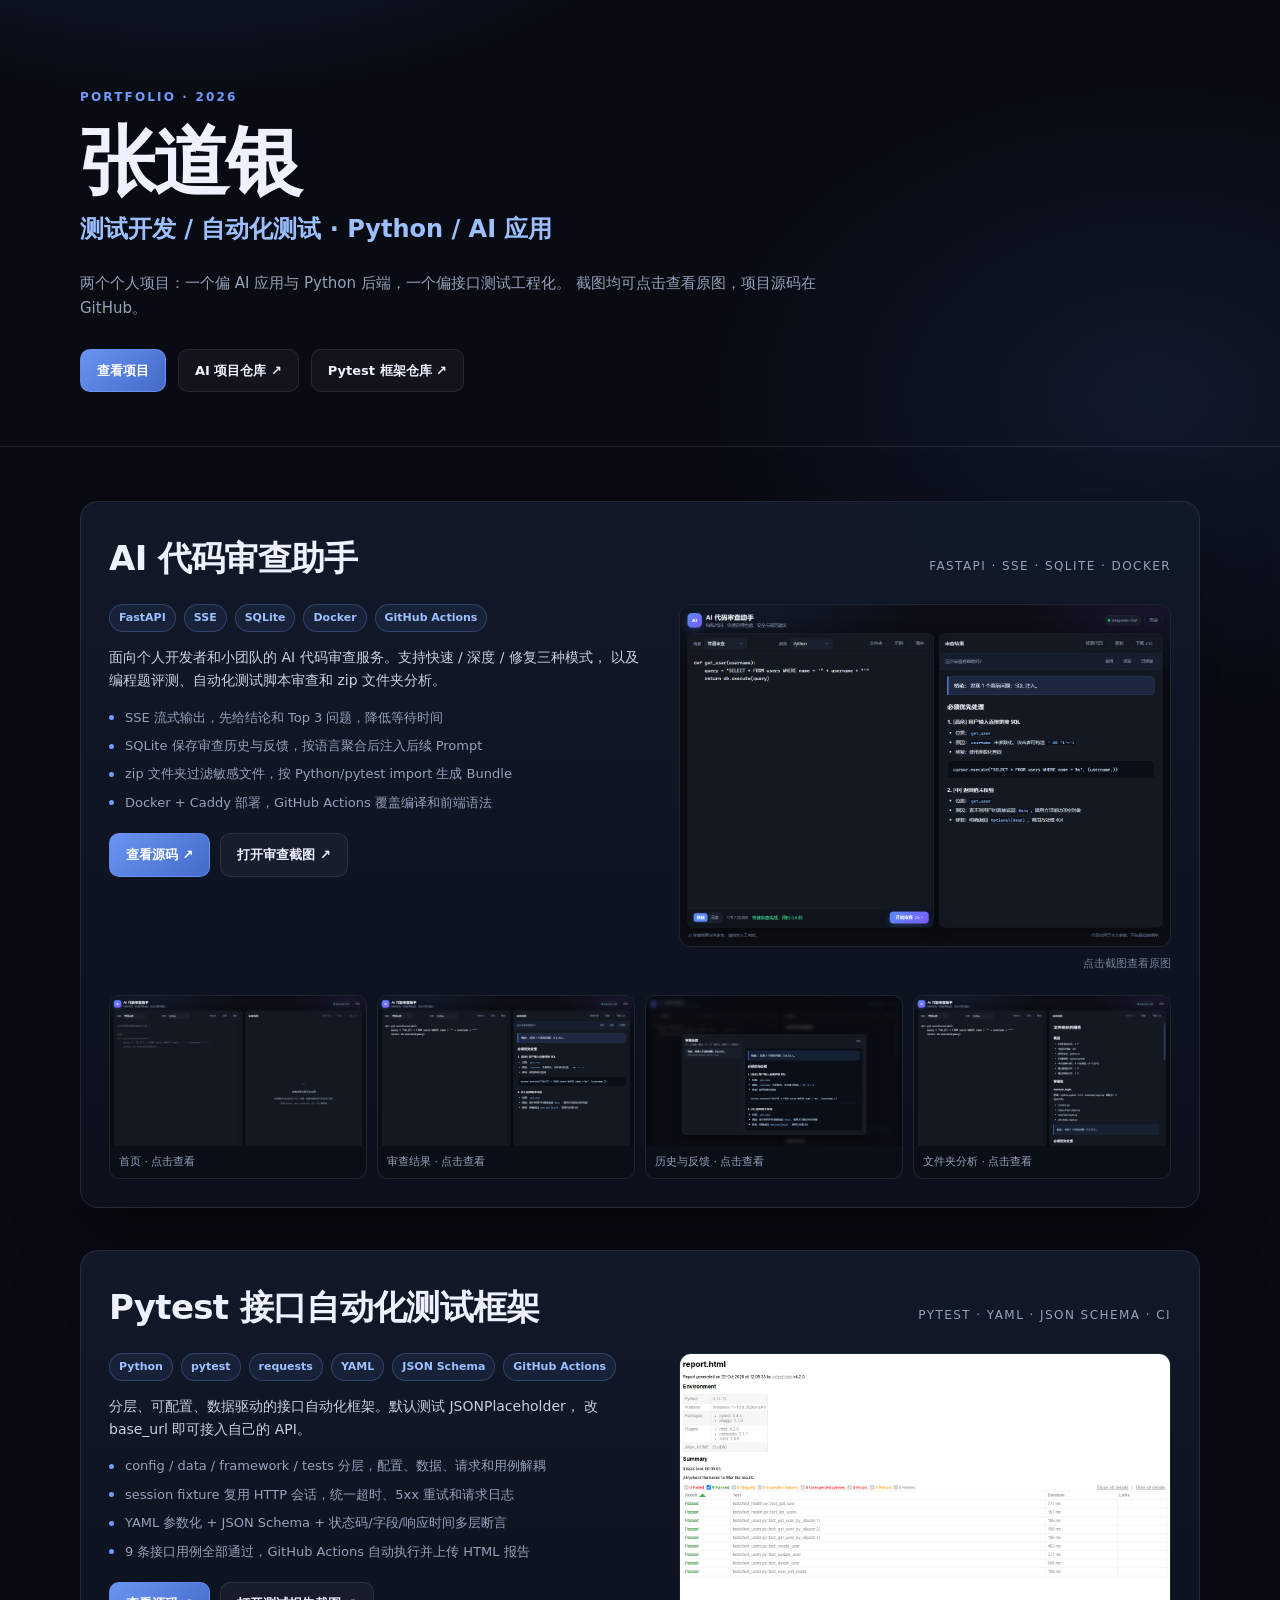
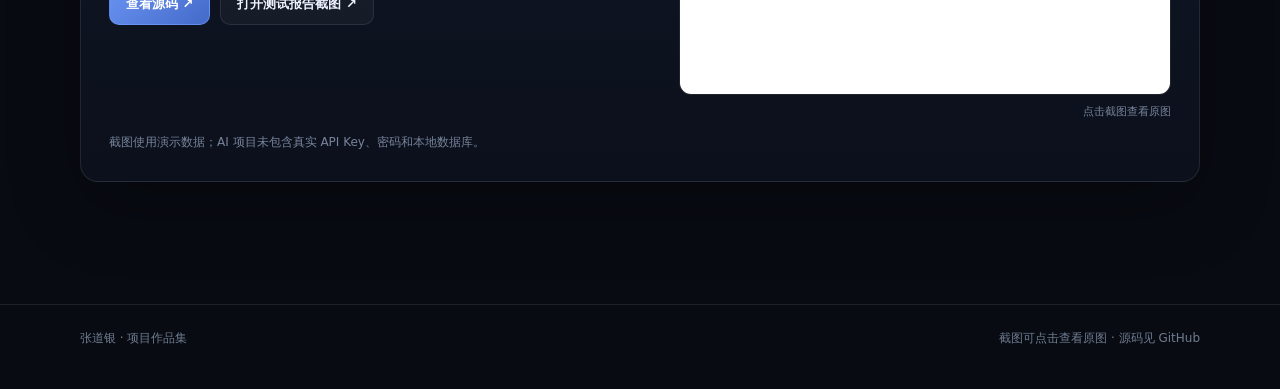
<file: docs/index.html>
<!doctype html>
<html lang="zh-CN">
<head>
  <meta charset="utf-8">
  <meta name="viewport" content="width=device-width, initial-scale=1">
  <meta name="description" content="张道银的项目作品集：AI 代码审查助手与 Pytest 接口自动化测试框架。">
  <title>张道银｜项目作品集</title>
  <style>
    :root {
      --bg: #080b12;
      --panel: #0f1522;
      --panel-2: #121a2a;
      --text: #eef2ff;
      --muted: #94a1b8;
      --line: rgba(255, 255, 255, 0.09);
      --accent: #6f9bff;
      --accent-2: #9cc0ff;
      --green: #59d49a;
    }

    * { box-sizing: border-box; }

    html { scroll-behavior: smooth; }

    body {
      margin: 0;
      color: var(--text);
      background:
        radial-gradient(900px 500px at 15% -10%, rgba(76, 118, 214, 0.25), transparent 60%),
        radial-gradient(700px 500px at 90% 20%, rgba(55, 86, 160, 0.18), transparent 65%),
        var(--bg);
      font-family: "Segoe UI", "Microsoft YaHei", "PingFang SC", system-ui, sans-serif;
      line-height: 1.65;
    }

    a { color: inherit; }

    .wrap {
      width: min(1120px, calc(100% - 40px));
      margin: 0 auto;
    }

    .hero {
      padding: 88px 0 54px;
      border-bottom: 1px solid var(--line);
    }

    .eyebrow {
      color: var(--accent);
      font-size: 12px;
      letter-spacing: 0.18em;
      font-weight: 700;
    }

    h1 {
      margin: 14px 0 8px;
      font-size: clamp(42px, 7vw, 76px);
      line-height: 1.05;
      letter-spacing: -0.04em;
    }

    .role {
      margin: 0;
      color: var(--accent-2);
      font-size: clamp(18px, 2.5vw, 24px);
      font-weight: 600;
    }

    .intro {
      max-width: 760px;
      margin: 22px 0 0;
      color: var(--muted);
      font-size: 15px;
    }

    .actions {
      display: flex;
      flex-wrap: wrap;
      gap: 12px;
      margin-top: 28px;
    }

    .btn {
      display: inline-flex;
      align-items: center;
      gap: 8px;
      padding: 10px 16px;
      border: 1px solid var(--line);
      border-radius: 10px;
      background: rgba(255, 255, 255, 0.04);
      color: var(--text);
      text-decoration: none;
      font-size: 13px;
      font-weight: 600;
      transition: 0.2s ease;
    }

    .btn:hover {
      border-color: rgba(111, 155, 255, 0.65);
      background: rgba(111, 155, 255, 0.13);
      transform: translateY(-1px);
    }

    .btn.primary {
      border-color: rgba(111, 155, 255, 0.55);
      background: linear-gradient(135deg, rgba(111, 155, 255, 0.95), rgba(72, 111, 210, 0.95));
      color: #fff;
    }

    main { padding: 54px 0 80px; }

    .project {
      margin-bottom: 42px;
      padding: 28px;
      border: 1px solid var(--line);
      border-radius: 18px;
      background: linear-gradient(180deg, rgba(18, 26, 42, 0.94), rgba(12, 17, 28, 0.94));
      box-shadow: 0 24px 70px rgba(0, 0, 0, 0.28);
    }

    .project-top {
      display: flex;
      flex-wrap: wrap;
      align-items: baseline;
      justify-content: space-between;
      gap: 10px;
      margin-bottom: 18px;
    }

    .project h2 {
      margin: 0;
      font-size: clamp(24px, 3.2vw, 34px);
      letter-spacing: -0.02em;
    }

    .year {
      color: var(--muted);
      font-size: 12px;
      letter-spacing: 0.12em;
    }

    .project-grid {
      display: grid;
      grid-template-columns: 1.05fr 0.95fr;
      gap: 26px;
      align-items: start;
    }

    .tags {
      display: flex;
      flex-wrap: wrap;
      gap: 8px;
      margin: 0 0 14px;
    }

    .tag {
      padding: 4px 9px;
      border: 1px solid rgba(111, 155, 255, 0.28);
      border-radius: 999px;
      color: var(--accent-2);
      background: rgba(111, 155, 255, 0.08);
      font-size: 11px;
      font-weight: 600;
    }

    .desc {
      margin: 0 0 14px;
      color: #c7d0e2;
      font-size: 14px;
    }

    .points {
      margin: 0;
      padding: 0;
      list-style: none;
      color: var(--muted);
      font-size: 13px;
    }

    .points li {
      position: relative;
      margin: 0 0 7px;
      padding-left: 16px;
    }

    .points li::before {
      content: "";
      position: absolute;
      left: 0;
      top: 0.66em;
      width: 5px;
      height: 5px;
      border-radius: 50%;
      background: var(--accent);
    }

    .project-links {
      display: flex;
      flex-wrap: wrap;
      gap: 10px;
      margin-top: 20px;
    }

    .cover {
      display: block;
      overflow: hidden;
      border: 1px solid var(--line);
      border-radius: 12px;
      background: #0a0e16;
      text-decoration: none;
    }

    .cover img {
      display: block;
      width: 100%;
      height: auto;
      transition: transform 0.35s ease, opacity 0.2s ease;
    }

    .cover:hover img { transform: scale(1.015); opacity: 0.92; }

    .hint {
      margin: 8px 0 0;
      color: #77849a;
      font-size: 11px;
      text-align: right;
    }

    .gallery {
      display: grid;
      grid-template-columns: repeat(4, 1fr);
      gap: 10px;
      margin-top: 22px;
    }

    .shot {
      display: block;
      overflow: hidden;
      border: 1px solid var(--line);
      border-radius: 10px;
      background: #0a0e16;
      text-decoration: none;
    }

    .shot img {
      display: block;
      width: 100%;
      height: 150px;
      object-fit: cover;
      object-position: top;
      transition: transform 0.3s ease, opacity 0.2s ease;
    }

    .shot:hover img { transform: scale(1.035); opacity: 0.9; }

    .shot span {
      display: block;
      padding: 7px 9px;
      color: var(--muted);
      font-size: 11px;
    }

    .note {
      margin: 12px 0 0;
      color: #77849a;
      font-size: 12px;
    }

    footer {
      border-top: 1px solid var(--line);
      padding: 24px 0 40px;
      color: #6f7c91;
      font-size: 12px;
    }

    footer .wrap {
      display: flex;
      flex-wrap: wrap;
      justify-content: space-between;
      gap: 10px;
    }

    @media (max-width: 840px) {
      .hero { padding-top: 58px; }
      .project { padding: 20px; }
      .project-grid { grid-template-columns: 1fr; }
      .gallery { grid-template-columns: repeat(2, 1fr); }
      .shot img { height: 140px; }
    }

    @media (max-width: 480px) {
      .wrap { width: min(100% - 26px, 1120px); }
      .gallery { grid-template-columns: 1fr; }
      .shot img { height: 190px; }
    }
  </style>
</head>
<body>
  <header class="hero">
    <div class="wrap">
      <div class="eyebrow">PORTFOLIO · 2026</div>
      <h1>张道银</h1>
      <p class="role">测试开发 / 自动化测试 · Python / AI 应用</p>
      <p class="intro">
        两个个人项目：一个偏 AI 应用与 Python 后端，一个偏接口测试工程化。
        截图均可点击查看原图，项目源码在 GitHub。
      </p>
      <div class="actions">
        <a class="btn primary" href="#projects">查看项目</a>
        <a class="btn" href="https://github.com/ZHANGg236/ai-code-review-assistant" target="_blank" rel="noopener">AI 项目仓库 ↗</a>
        <a class="btn" href="https://github.com/ZHANGg236/pytest-api-framework" target="_blank" rel="noopener">Pytest 框架仓库 ↗</a>
      </div>
    </div>
  </header>

  <main id="projects" class="wrap">
    <section class="project">
      <div class="project-top">
        <h2>AI 代码审查助手</h2>
        <span class="year">FASTAPI · SSE · SQLITE · DOCKER</span>
      </div>

      <div class="project-grid">
        <div>
          <div class="tags">
            <span class="tag">FastAPI</span>
            <span class="tag">SSE</span>
            <span class="tag">SQLite</span>
            <span class="tag">Docker</span>
            <span class="tag">GitHub Actions</span>
          </div>
          <p class="desc">
            面向个人开发者和小团队的 AI 代码审查服务。支持快速 / 深度 / 修复三种模式，
            以及编程题评测、自动化测试脚本审查和 zip 文件夹分析。
          </p>
          <ul class="points">
            <li>SSE 流式输出，先给结论和 Top 3 问题，降低等待时间</li>
            <li>SQLite 保存审查历史与反馈，按语言聚合后注入后续 Prompt</li>
            <li>zip 文件夹过滤敏感文件，按 Python/pytest import 生成 Bundle</li>
            <li>Docker + Caddy 部署，GitHub Actions 覆盖编译和前端语法</li>
          </ul>
          <div class="project-links">
            <a class="btn primary" href="https://github.com/ZHANGg236/ai-code-review-assistant" target="_blank" rel="noopener">查看源码 ↗</a>
            <a class="btn" href="screenshots/ai-review.png" target="_blank" rel="noopener">打开审查截图 ↗</a>
          </div>
        </div>

        <div>
          <a class="cover" href="screenshots/ai-review.png" target="_blank" rel="noopener" title="点击查看大图">
            <img src="screenshots/ai-review.png" alt="AI 代码审查结果截图">
          </a>
          <p class="hint">点击截图查看原图</p>
        </div>
      </div>

      <div class="gallery">
        <a class="shot" href="screenshots/ai-home.png" target="_blank" rel="noopener">
          <img src="screenshots/ai-home.png" alt="AI 项目首页">
          <span>首页 · 点击查看</span>
        </a>
        <a class="shot" href="screenshots/ai-review.png" target="_blank" rel="noopener">
          <img src="screenshots/ai-review.png" alt="AI 审查结果">
          <span>审查结果 · 点击查看</span>
        </a>
        <a class="shot" href="screenshots/ai-history.png" target="_blank" rel="noopener">
          <img src="screenshots/ai-history.png" alt="审查历史与反馈">
          <span>历史与反馈 · 点击查看</span>
        </a>
        <a class="shot" href="screenshots/ai-folder.png" target="_blank" rel="noopener">
          <img src="screenshots/ai-folder.png" alt="文件夹分析报告">
          <span>文件夹分析 · 点击查看</span>
        </a>
      </div>
    </section>

    <section class="project">
      <div class="project-top">
        <h2>Pytest 接口自动化测试框架</h2>
        <span class="year">PYTEST · YAML · JSON SCHEMA · CI</span>
      </div>

      <div class="project-grid">
        <div>
          <div class="tags">
            <span class="tag">Python</span>
            <span class="tag">pytest</span>
            <span class="tag">requests</span>
            <span class="tag">YAML</span>
            <span class="tag">JSON Schema</span>
            <span class="tag">GitHub Actions</span>
          </div>
          <p class="desc">
            分层、可配置、数据驱动的接口自动化框架。默认测试 JSONPlaceholder，
            改 base_url 即可接入自己的 API。
          </p>
          <ul class="points">
            <li>config / data / framework / tests 分层，配置、数据、请求和用例解耦</li>
            <li>session fixture 复用 HTTP 会话，统一超时、5xx 重试和请求日志</li>
            <li>YAML 参数化 + JSON Schema + 状态码/字段/响应时间多层断言</li>
            <li>9 条接口用例全部通过，GitHub Actions 自动执行并上传 HTML 报告</li>
          </ul>
          <div class="project-links">
            <a class="btn primary" href="https://github.com/ZHANGg236/pytest-api-framework" target="_blank" rel="noopener">查看源码 ↗</a>
            <a class="btn" href="screenshots/pytest-report.png" target="_blank" rel="noopener">打开测试报告截图 ↗</a>
          </div>
        </div>

        <div>
          <a class="cover" href="screenshots/pytest-report.png" target="_blank" rel="noopener" title="点击查看大图">
            <img src="screenshots/pytest-report.png" alt="Pytest HTML 测试报告">
          </a>
          <p class="hint">点击截图查看原图</p>
        </div>
      </div>

      <p class="note">截图使用演示数据；AI 项目未包含真实 API Key、密码和本地数据库。</p>
    </section>
  </main>

  <footer>
    <div class="wrap">
      <span>张道银 · 项目作品集</span>
      <span>截图可点击查看原图 · 源码见 GitHub</span>
    </div>
  </footer>
</body>
</html>
</file>
